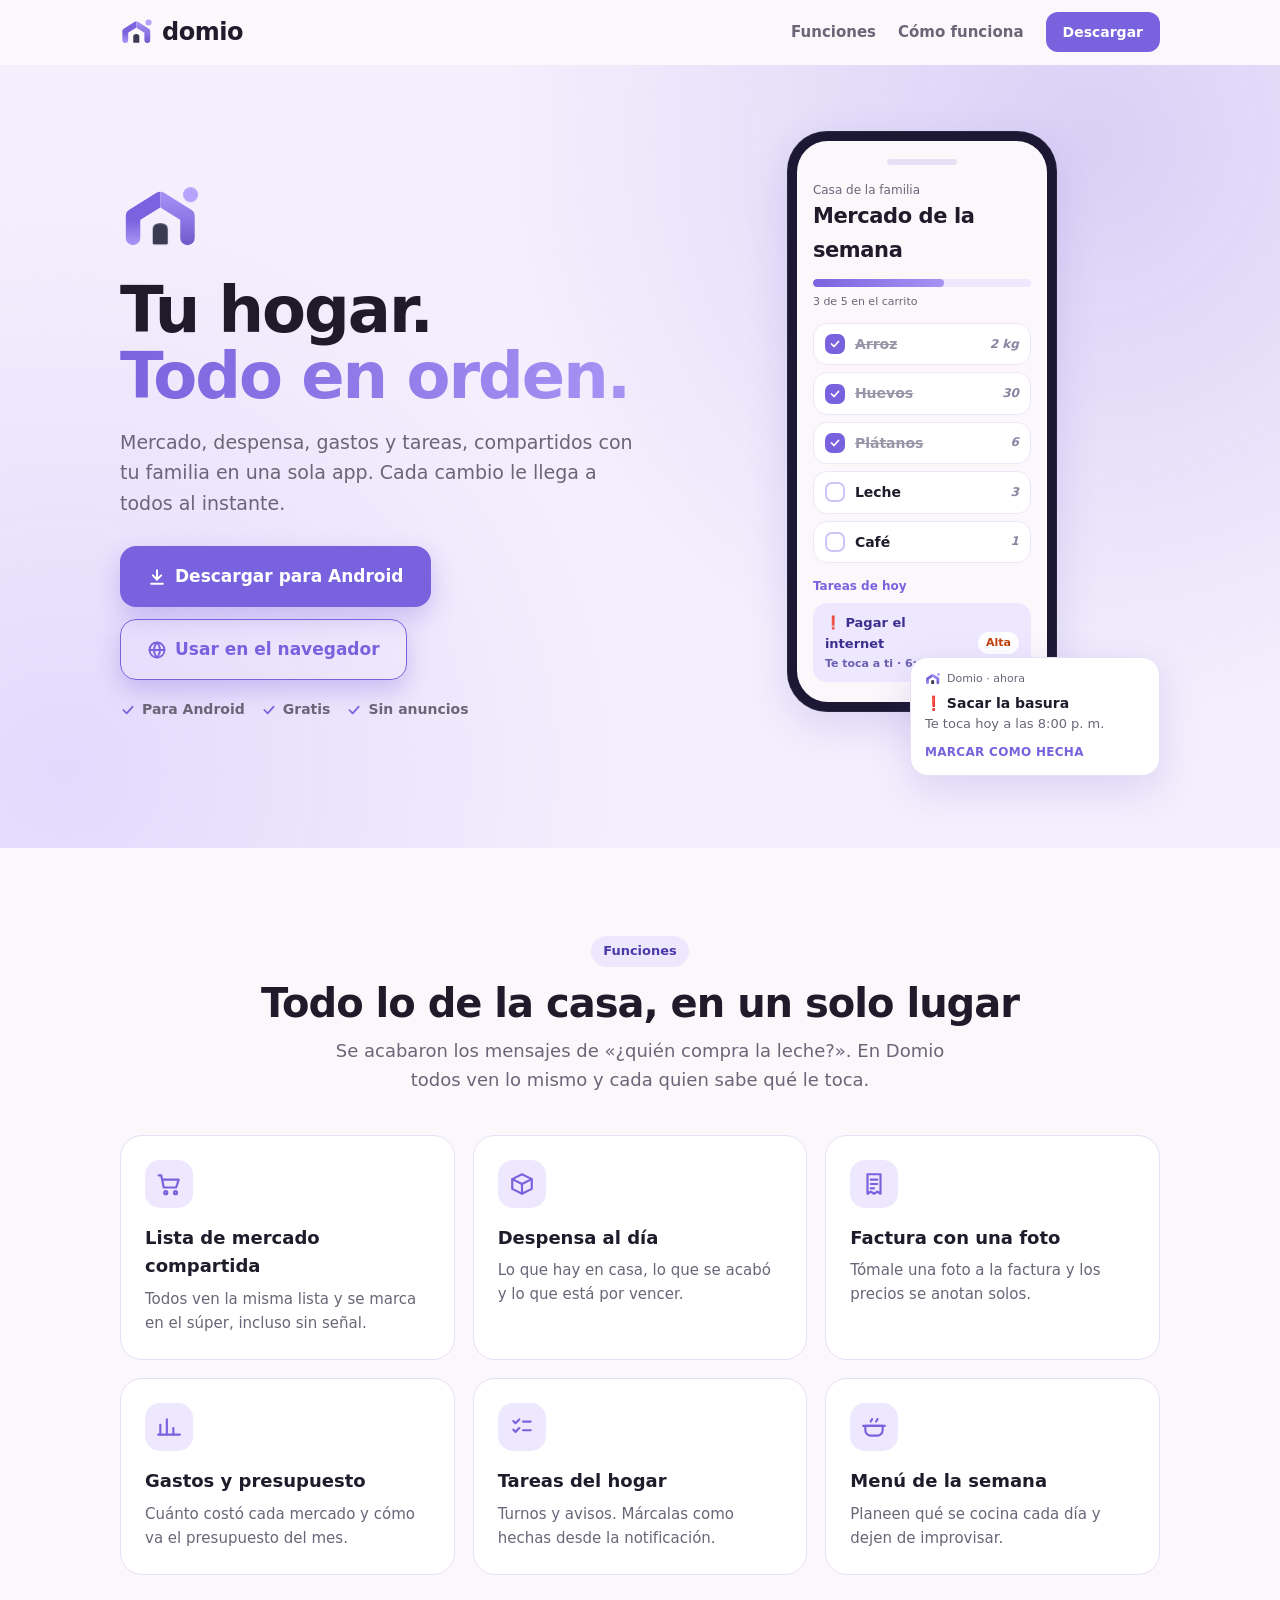
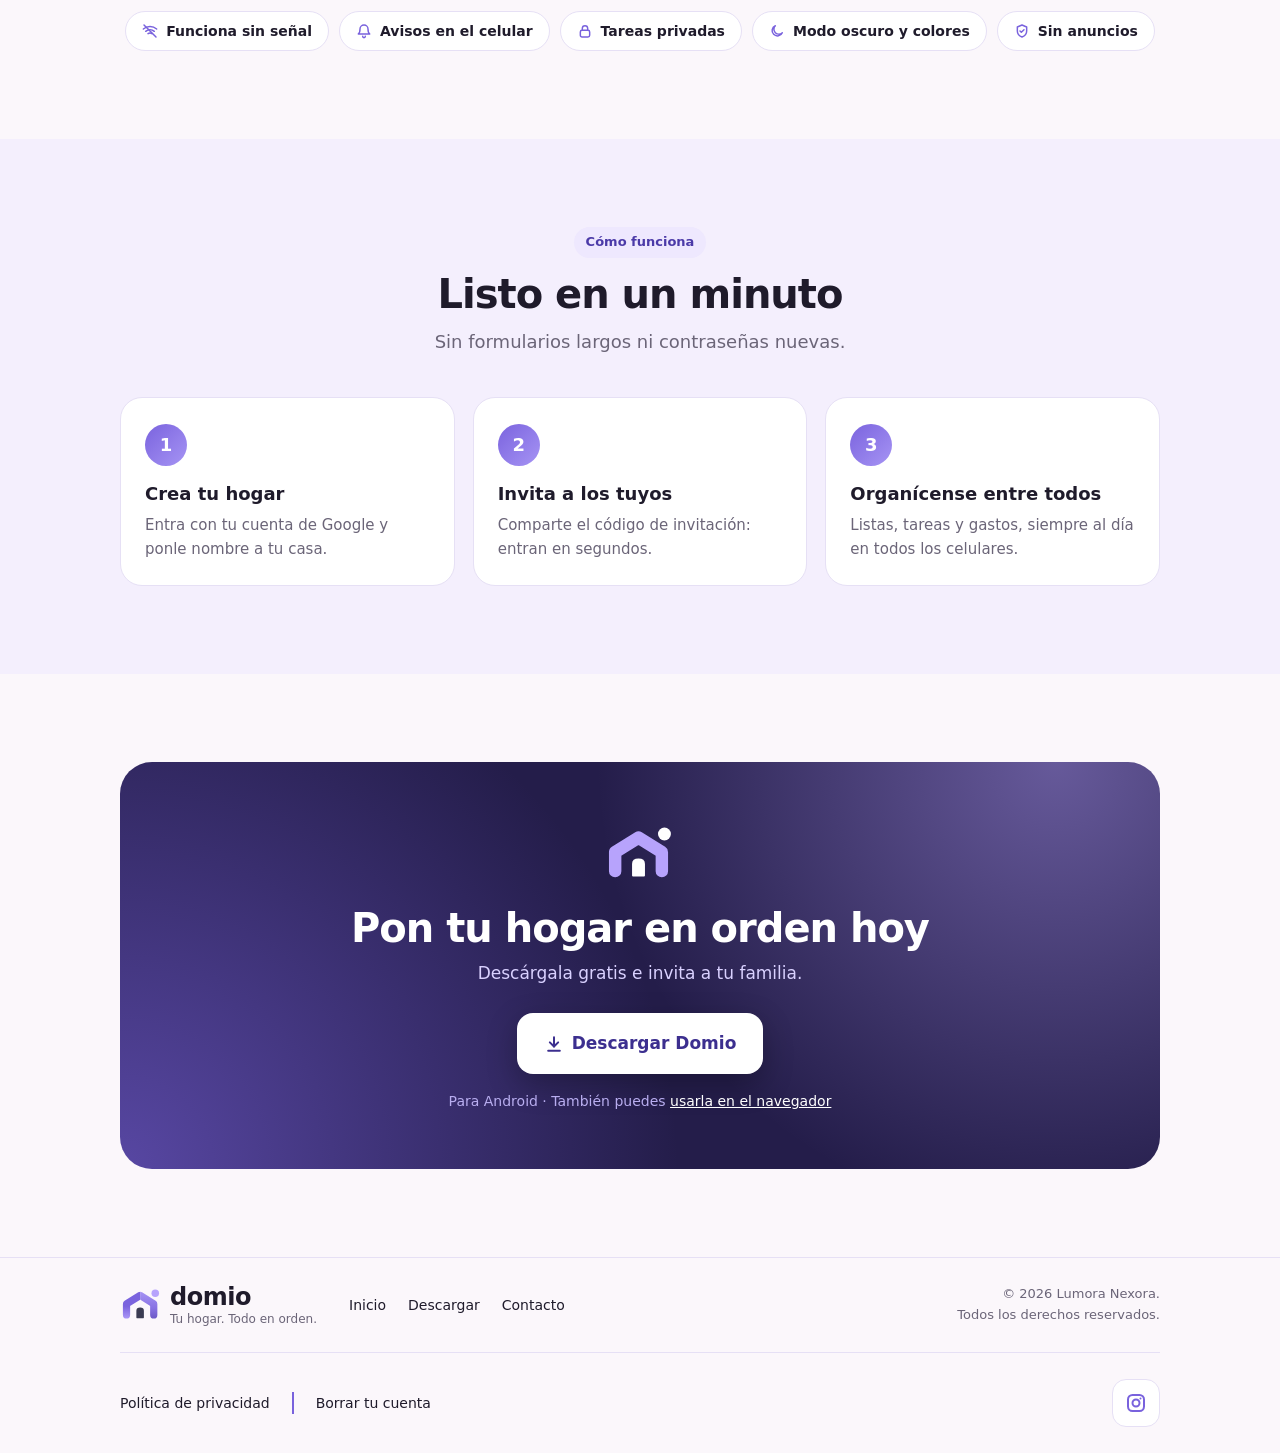
<file: index.html>
<!doctype html>
<html lang="es">
  <head>
    <meta charset="utf-8" />
    <meta name="viewport" content="width=device-width, initial-scale=1" />
    <title>Domio · Tu hogar. Todo en orden.</title>
    <meta
      name="description"
      content="Domio: lista de mercado compartida, despensa, gastos y tareas del hogar, en una sola app para toda la familia."
    />
    <meta name="theme-color" content="#7962dd" />
    <meta property="og:title" content="Domio · Tu hogar. Todo en orden." />
    <meta
      property="og:description"
      content="Mercado, despensa, gastos y tareas, compartidos con tu familia en una sola app."
    />
    <link rel="icon" href="/logo.svg" type="image/svg+xml" />
    <link rel="stylesheet" href="/estilo.css" />
    <style>
      /* ---------- Portada ---------- */
      .hero {
        position: relative;
        overflow: hidden;
        background:
          radial-gradient(circle at 85% 10%, color-mix(in srgb, var(--primary) 22%, transparent), transparent 45%),
          radial-gradient(circle at 5% 90%, color-mix(in srgb, #b7a3fc 28%, transparent), transparent 40%),
          var(--tint);
      }
      .hero .wrap {
        display: grid;
        grid-template-columns: minmax(0, 1.1fr) minmax(0, 1fr);
        align-items: center;
        gap: 40px;
        padding-top: 56px;
        padding-bottom: 72px;
      }
      .mark {
        width: 84px;
        height: 84px;
        margin-bottom: 18px;
      }
      .mark .half {
        stroke-dasharray: 380;
        stroke-dashoffset: 380;
        animation: draw 0.9s cubic-bezier(0.65, 0, 0.35, 1) forwards;
      }
      .mark .half.right {
        animation-delay: 0.15s;
      }
      .mark .door {
        fill: #3a3b52;
        opacity: 0;
        animation: fade 0.4s ease 0.85s forwards;
      }
      .mark .dot {
        transform-origin: 721px 351px;
        transform: scale(0);
        animation: pop 0.45s cubic-bezier(0.34, 1.56, 0.64, 1) 1.05s forwards;
      }
      @keyframes draw {
        to {
          stroke-dashoffset: 0;
        }
      }
      @keyframes fade {
        to {
          opacity: 1;
        }
      }
      @keyframes pop {
        to {
          transform: scale(1);
        }
      }
      .hero h1 {
        font-size: clamp(40px, 6vw, 64px);
        line-height: 1.02;
        letter-spacing: -2px;
        font-weight: 800;
        margin: 0 0 18px;
      }
      .hero h1 span {
        background: linear-gradient(100deg, #7a63de, #a694f4);
        -webkit-background-clip: text;
        background-clip: text;
        color: transparent;
      }
      .lead {
        font-size: 19px;
        color: var(--muted);
        max-width: 30em;
        margin: 0 0 28px;
      }
      .actions {
        display: flex;
        flex-wrap: wrap;
        gap: 12px;
      }
      .fine {
        display: flex;
        flex-wrap: wrap;
        gap: 6px 16px;
        margin: 18px 0 0;
        padding: 0;
        list-style: none;
        color: var(--muted);
        font-size: 14px;
        font-weight: 600;
      }
      .fine li {
        display: flex;
        align-items: center;
        gap: 6px;
      }
      .fine svg {
        width: 16px;
        height: 16px;
        color: var(--primary);
      }

      /* El teléfono dibujado */
      .stage {
        position: relative;
        display: flex;
        justify-content: center;
        padding: 10px 0 64px;
      }
      .phone {
        width: 270px;
        border-radius: 40px;
        padding: 10px;
        background: #1c1733;
        box-shadow: var(--shadow), 0 0 0 1px rgba(255, 255, 255, 0.06) inset;
        animation: float 6s ease-in-out infinite;
      }
      .screen {
        border-radius: 31px;
        background: #fbf7fb;
        color: #1f1b2b;
        padding: 18px 16px 20px;
        min-height: 470px;
      }
      .screen .notch {
        width: 70px;
        height: 6px;
        border-radius: 6px;
        background: #e6e0f5;
        margin: 0 auto 16px;
      }
      .screen .hello {
        font-size: 12px;
        color: #6b6578;
        margin: 0;
      }
      .screen .title {
        font-size: 21px;
        font-weight: 800;
        margin: 0 0 12px;
        letter-spacing: -0.4px;
      }
      .progress {
        height: 8px;
        border-radius: 8px;
        background: #eee8fe;
        overflow: hidden;
        margin-bottom: 6px;
      }
      .progress i {
        display: block;
        height: 100%;
        width: 40%;
        border-radius: 8px;
        background: linear-gradient(90deg, #7a63de, #a694f4);
        animation: fill 2.4s ease 1.2s forwards;
      }
      @keyframes fill {
        to {
          width: 60%;
        }
      }
      .progress-label {
        font-size: 11px;
        color: #6b6578;
        margin: 0 0 12px;
      }
      .row {
        display: flex;
        align-items: center;
        gap: 10px;
        background: #fff;
        border: 1px solid #ede8f7;
        border-radius: 14px;
        padding: 9px 11px;
        margin-bottom: 7px;
        font-size: 14px;
        font-weight: 600;
      }
      .row .check {
        flex: none;
        width: 20px;
        height: 20px;
        border-radius: 7px;
        border: 2px solid #cfc4f5;
        display: grid;
        place-items: center;
      }
      .row.done {
        color: #9a94a8;
      }
      .row.done span {
        text-decoration: line-through;
      }
      .row.done .check {
        background: #7962dd;
        border-color: #7962dd;
      }
      .row .check svg {
        width: 12px;
        height: 12px;
        color: #fff;
      }
      .row .qty {
        margin-left: auto;
        font-size: 12px;
        color: #8a84a0;
        font-weight: 600;
      }
      .screen .section {
        font-size: 12px;
        font-weight: 700;
        color: #7962dd;
        margin: 14px 0 7px;
      }
      .task {
        display: flex;
        align-items: center;
        gap: 10px;
        border-radius: 14px;
        padding: 10px 12px;
        background: #eee8fe;
        font-size: 13px;
        font-weight: 700;
        color: #3c2f8f;
      }
      .task small {
        display: block;
        font-weight: 600;
        color: #6b5fb0;
        font-size: 11px;
      }
      .task .tag {
        margin-left: auto;
        font-size: 11px;
        background: #fff;
        color: #c2410c;
        border-radius: 999px;
        padding: 2px 8px;
      }
      /* El aviso que flota al lado del teléfono */
      .notif {
        position: absolute;
        right: max(0px, calc(50% - 270px));
        bottom: 0;
        width: 250px;
        background: var(--surface);
        color: var(--text);
        border: 1px solid var(--border);
        border-radius: 18px;
        padding: 12px 14px;
        box-shadow: var(--shadow);
        opacity: 0;
        transform: translateY(16px) scale(0.96);
        animation: arrive 0.6s cubic-bezier(0.34, 1.56, 0.64, 1) 1.6s forwards;
      }
      .notif-head {
        display: flex;
        align-items: center;
        gap: 6px;
        font-size: 11px;
        color: var(--muted);
        margin-bottom: 4px;
      }
      .notif-head img {
        width: 16px;
        height: 16px;
      }
      .notif strong {
        display: block;
        font-size: 14px;
      }
      .notif p {
        margin: 0;
        font-size: 13px;
        color: var(--muted);
      }
      .notif .act {
        display: inline-block;
        margin-top: 8px;
        font-size: 12px;
        font-weight: 800;
        color: var(--primary);
        letter-spacing: 0.3px;
      }
      @keyframes arrive {
        to {
          opacity: 1;
          transform: none;
        }
      }
      @keyframes float {
        0%,
        100% {
          transform: translateY(0);
        }
        50% {
          transform: translateY(-10px);
        }
      }

      /* ---------- Secciones ---------- */
      .block {
        padding: 88px 0;
      }
      .eyebrow {
        display: inline-block;
        background: var(--soft);
        color: var(--soft-text);
        font-size: 13px;
        font-weight: 800;
        padding: 5px 12px;
        border-radius: 999px;
        margin-bottom: 14px;
      }
      .block h2 {
        font-size: clamp(28px, 4vw, 40px);
        line-height: 1.1;
        letter-spacing: -1px;
        margin: 0 0 12px;
      }
      .block .intro {
        color: var(--muted);
        font-size: 18px;
        max-width: 34em;
        margin: 0 0 40px;
      }
      .center {
        text-align: center;
      }
      .center .intro {
        margin-left: auto;
        margin-right: auto;
      }
      .features {
        display: grid;
        grid-template-columns: repeat(3, minmax(0, 1fr));
        gap: 18px;
      }
      .feature {
        background: var(--surface);
        border: 1px solid var(--border);
        border-radius: 22px;
        padding: 24px;
        transition: transform 0.2s, box-shadow 0.2s, border-color 0.2s;
      }
      .feature:hover {
        transform: translateY(-4px);
        box-shadow: var(--shadow);
        border-color: color-mix(in srgb, var(--primary) 35%, var(--border));
      }
      .icon {
        width: 48px;
        height: 48px;
        border-radius: 15px;
        background: var(--soft);
        color: var(--primary);
        display: grid;
        place-items: center;
        margin-bottom: 16px;
      }
      .icon svg {
        width: 26px;
        height: 26px;
      }
      .feature h3 {
        font-size: 18px;
        margin: 0 0 6px;
      }
      .feature p {
        margin: 0;
        color: var(--muted);
        font-size: 15px;
      }
      .chips {
        display: flex;
        flex-wrap: wrap;
        justify-content: center;
        gap: 10px;
        margin: 36px 0 0;
        padding: 0;
        list-style: none;
      }
      .chips li {
        display: flex;
        align-items: center;
        gap: 8px;
        background: var(--surface);
        border: 1px solid var(--border);
        border-radius: 999px;
        padding: 8px 16px;
        font-size: 14px;
        font-weight: 600;
      }
      .chips svg {
        width: 16px;
        height: 16px;
        color: var(--primary);
      }

      .how {
        background: var(--tint);
      }
      .steps {
        display: grid;
        grid-template-columns: repeat(3, minmax(0, 1fr));
        gap: 18px;
        counter-reset: step;
        margin: 0;
        padding: 0;
        list-style: none;
      }
      .steps li {
        counter-increment: step;
        position: relative;
        background: var(--surface);
        border: 1px solid var(--border);
        border-radius: 22px;
        padding: 26px 24px 24px;
      }
      .steps li::before {
        content: counter(step);
        display: grid;
        place-items: center;
        width: 42px;
        height: 42px;
        border-radius: 50%;
        background: linear-gradient(135deg, #7a63de, #a694f4);
        color: #fff;
        font-weight: 800;
        font-size: 18px;
        margin-bottom: 14px;
      }
      .steps h3 {
        margin: 0 0 4px;
        font-size: 18px;
      }
      .steps p {
        margin: 0;
        color: var(--muted);
        font-size: 15px;
      }

      /* ---------- Cierre ---------- */
      .cta {
        position: relative;
        overflow: hidden;
        margin: 88px auto;
        max-width: 1040px;
        border-radius: 32px;
        padding: 56px 24px;
        text-align: center;
        color: #fff;
        background:
          radial-gradient(circle at 90% 0%, rgba(183, 163, 252, 0.45), transparent 45%),
          radial-gradient(circle at 0% 100%, rgba(122, 99, 222, 0.6), transparent 50%),
          var(--night);
      }
      .cta > svg {
        width: 72px;
        height: 72px;
        margin: 0 auto 16px;
      }
      .cta h2 {
        font-size: clamp(28px, 4vw, 40px);
        letter-spacing: -1px;
        line-height: 1.1;
        margin: 0 0 10px;
      }
      .cta p {
        color: #d9d1ff;
        margin: 0 0 26px;
        font-size: 17px;
      }
      .cta .button {
        background: #fff;
        color: #3c2f8f;
        box-shadow: 0 10px 30px rgba(0, 0, 0, 0.25);
      }
      .cta .button:hover {
        background: #f1ebfd;
      }
      .cta .small-print {
        font-size: 14px;
        color: #b9aef0;
        margin: 16px 0 0;
      }

      @media (max-width: 900px) {
        .hero .wrap {
          grid-template-columns: 1fr;
          gap: 24px;
          padding-top: 36px;
          padding-bottom: 48px;
        }
        .features {
          grid-template-columns: repeat(2, minmax(0, 1fr));
        }
      }
      @media (max-width: 640px) {
        .features,
        .steps {
          grid-template-columns: 1fr;
        }
        .block {
          padding: 64px 0;
        }
        .lead {
          font-size: 17px;
        }
        .actions .button {
          width: 100%;
        }
        .cta {
          margin: 64px 16px;
          border-radius: 26px;
          padding: 44px 20px;
        }
        .notif {
          right: 0;
          width: 230px;
        }
      }
      @media (prefers-reduced-motion: reduce) {
        .mark .half,
        .mark .door,
        .mark .dot,
        .notif,
        .phone,
        .progress i {
          animation: none;
          stroke-dashoffset: 0;
          opacity: 1;
          transform: none;
        }
      }
      @media (prefers-color-scheme: dark) {
        .mark .door {
          fill: #ece8ff;
        }
      }
    </style>
  </head>
  <body>
    <header class="topbar">
      <div class="wrap">
        <a class="brand" href="/"><img src="/logo.svg" alt="" />domio</a>
        <nav>
          <a href="#funciones">Funciones</a>
          <a href="#como-funciona">Cómo funciona</a>
          <a class="button small" href="/descargar/">Descargar</a>
        </nav>
      </div>
    </header>

    <main>
      <section class="hero">
        <div class="wrap">
          <div>
            <!-- El logo se dibuja solo, igual que al abrir la app. -->
            <svg class="mark" viewBox="234 222 580 580" aria-hidden="true">
              <defs>
                <linearGradient id="hl" x1="0" y1="320" x2="0" y2="700" gradientUnits="userSpaceOnUse">
                  <stop offset="0" stop-color="#7A63DE" />
                  <stop offset="0.55" stop-color="#7A63DE" />
                  <stop offset="1" stop-color="#AB97F7" />
                </linearGradient>
                <linearGradient id="hr" x1="0" y1="320" x2="0" y2="700" gradientUnits="userSpaceOnUse">
                  <stop offset="0" stop-color="#A694F4" />
                  <stop offset="0.62" stop-color="#8872E3" />
                  <stop offset="1" stop-color="#6C59C6" />
                </linearGradient>
                <clipPath id="hcl"><rect x="0" y="0" width="512" height="1024" /></clipPath>
                <clipPath id="hcr"><rect x="512" y="0" width="512" height="1024" /></clipPath>
              </defs>
              <g clip-path="url(#hcl)">
                <path class="half" d="M324 650 L324 497 L512 380" stroke="url(#hl)" stroke-width="100"
                  stroke-linecap="round" stroke-linejoin="round" fill="none" />
              </g>
              <g clip-path="url(#hcr)">
                <path class="half right" d="M700 650 L700 497 L512 380" stroke="url(#hr)" stroke-width="100"
                  stroke-linecap="round" stroke-linejoin="round" fill="none" />
              </g>
              <path class="door"
                d="M468 694 Q460 694 460 686 L460 592 Q460 548 512 548 Q564 548 564 592 L564 686 Q564 694 556 694 Z" />
              <circle class="dot" cx="721" cy="351" r="52" fill="#B7A3FC" />
            </svg>

            <h1>Tu hogar.<br /><span>Todo en orden.</span></h1>
            <p class="lead">
              Mercado, despensa, gastos y tareas, compartidos con tu familia en una sola app. Cada
              cambio le llega a todos al instante.
            </p>
            <div class="actions">
              <a class="button big" href="/descargar/">
                <svg viewBox="0 0 24 24" fill="none" stroke="currentColor" stroke-width="2.4"
                  stroke-linecap="round" stroke-linejoin="round" aria-hidden="true">
                  <path d="M12 4v11" /><path d="M7 10l5 5 5-5" /><path d="M5 20h14" />
                </svg>
                Descargar para Android
              </a>
              <a class="button big secondary" href="https://domio.expo.app">
                <svg viewBox="0 0 24 24" fill="none" stroke="currentColor" stroke-width="2.2"
                  stroke-linecap="round" stroke-linejoin="round" aria-hidden="true">
                  <circle cx="12" cy="12" r="9" /><path d="M3 12h18" />
                  <path d="M12 3c2.5 2.7 3.6 5.7 3.6 9s-1.1 6.3-3.6 9c-2.5-2.7-3.6-5.7-3.6-9S9.5 5.7 12 3z" />
                </svg>
                Usar en el navegador
              </a>
            </div>
            <ul class="fine">
              <li id="version">
                <svg viewBox="0 0 24 24" fill="none" stroke="currentColor" stroke-width="2.6"
                  stroke-linecap="round" stroke-linejoin="round" aria-hidden="true"><path d="M5 12l5 5 9-10" /></svg>
                <span>Para Android</span>
              </li>
              <li>
                <svg viewBox="0 0 24 24" fill="none" stroke="currentColor" stroke-width="2.6"
                  stroke-linecap="round" stroke-linejoin="round" aria-hidden="true"><path d="M5 12l5 5 9-10" /></svg>
                Gratis
              </li>
              <li>
                <svg viewBox="0 0 24 24" fill="none" stroke="currentColor" stroke-width="2.6"
                  stroke-linecap="round" stroke-linejoin="round" aria-hidden="true"><path d="M5 12l5 5 9-10" /></svg>
                Sin anuncios
              </li>
            </ul>
          </div>

          <div class="stage" aria-hidden="true">
            <div class="phone">
              <div class="screen">
                <div class="notch"></div>
                <p class="hello">Casa de la familia</p>
                <p class="title">Mercado de la semana</p>
                <div class="progress"><i></i></div>
                <p class="progress-label">3 de 5 en el carrito</p>
                <div class="row done">
                  <div class="check">
                    <svg viewBox="0 0 24 24" fill="none" stroke="currentColor" stroke-width="3.4"
                      stroke-linecap="round" stroke-linejoin="round"><path d="M5 12l5 5 9-10" /></svg>
                  </div>
                  <span>Arroz</span><em class="qty">2 kg</em>
                </div>
                <div class="row done">
                  <div class="check">
                    <svg viewBox="0 0 24 24" fill="none" stroke="currentColor" stroke-width="3.4"
                      stroke-linecap="round" stroke-linejoin="round"><path d="M5 12l5 5 9-10" /></svg>
                  </div>
                  <span>Huevos</span><em class="qty">30</em>
                </div>
                <div class="row done">
                  <div class="check">
                    <svg viewBox="0 0 24 24" fill="none" stroke="currentColor" stroke-width="3.4"
                      stroke-linecap="round" stroke-linejoin="round"><path d="M5 12l5 5 9-10" /></svg>
                  </div>
                  <span>Plátanos</span><em class="qty">6</em>
                </div>
                <div class="row"><div class="check"></div><span>Leche</span><em class="qty">3</em></div>
                <div class="row"><div class="check"></div><span>Café</span><em class="qty">1</em></div>
                <p class="section">Tareas de hoy</p>
                <div class="task">
                  <div>❗ Pagar el internet<small>Te toca a ti · 6:00 p. m.</small></div>
                  <span class="tag">Alta</span>
                </div>
              </div>
            </div>
            <div class="notif">
              <div class="notif-head"><img src="/logo.svg" alt="" />Domio · ahora</div>
              <strong>❗ Sacar la basura</strong>
              <p>Te toca hoy a las 8:00 p. m.</p>
              <span class="act">MARCAR COMO HECHA</span>
            </div>
          </div>
        </div>
      </section>

      <section class="block" id="funciones">
        <div class="wrap center">
          <span class="eyebrow">Funciones</span>
          <h2 class="reveal">Todo lo de la casa, en un solo lugar</h2>
          <p class="intro reveal">
            Se acabaron los mensajes de «¿quién compra la leche?». En Domio todos ven lo mismo y
            cada quien sabe qué le toca.
          </p>
          <div class="features" style="text-align: left">
            <article class="feature reveal">
              <div class="icon">
                <svg viewBox="0 0 24 24" fill="none" stroke="currentColor" stroke-width="2"
                  stroke-linecap="round" stroke-linejoin="round" aria-hidden="true">
                  <circle cx="9" cy="20" r="1.4" /><circle cx="18" cy="20" r="1.4" />
                  <path d="M2.5 4h2.3l2.4 11.2h11.4L21 8H6" />
                </svg>
              </div>
              <h3>Lista de mercado compartida</h3>
              <p>Todos ven la misma lista y se marca en el súper, incluso sin señal.</p>
            </article>
            <article class="feature reveal">
              <div class="icon">
                <svg viewBox="0 0 24 24" fill="none" stroke="currentColor" stroke-width="2"
                  stroke-linecap="round" stroke-linejoin="round" aria-hidden="true">
                  <path d="M3 7.5L12 3l9 4.5-9 4.5z" /><path d="M3 7.5v9L12 21l9-4.5v-9" /><path d="M12 12v9" />
                </svg>
              </div>
              <h3>Despensa al día</h3>
              <p>Lo que hay en casa, lo que se acabó y lo que está por vencer.</p>
            </article>
            <article class="feature reveal">
              <div class="icon">
                <svg viewBox="0 0 24 24" fill="none" stroke="currentColor" stroke-width="2"
                  stroke-linecap="round" stroke-linejoin="round" aria-hidden="true">
                  <path d="M6 3h12v18l-3-2-3 2-3-2-3 2z" /><path d="M9 8h6" /><path d="M9 12h6" /><path d="M9 16h3" />
                </svg>
              </div>
              <h3>Factura con una foto</h3>
              <p>Tómale una foto a la factura y los precios se anotan solos.</p>
            </article>
            <article class="feature reveal">
              <div class="icon">
                <svg viewBox="0 0 24 24" fill="none" stroke="currentColor" stroke-width="2"
                  stroke-linecap="round" stroke-linejoin="round" aria-hidden="true">
                  <path d="M4 19V10" /><path d="M10 19V5" /><path d="M16 19v-6" /><path d="M22 19H2" />
                </svg>
              </div>
              <h3>Gastos y presupuesto</h3>
              <p>Cuánto costó cada mercado y cómo va el presupuesto del mes.</p>
            </article>
            <article class="feature reveal">
              <div class="icon">
                <svg viewBox="0 0 24 24" fill="none" stroke="currentColor" stroke-width="2"
                  stroke-linecap="round" stroke-linejoin="round" aria-hidden="true">
                  <path d="M4 6.5l2 2 3.5-3.5" /><path d="M4 14.5l2 2 3.5-3.5" /><path d="M13 7h7" /><path d="M13 15h7" />
                </svg>
              </div>
              <h3>Tareas del hogar</h3>
              <p>Turnos y avisos. Márcalas como hechas desde la notificación.</p>
            </article>
            <article class="feature reveal">
              <div class="icon">
                <svg viewBox="0 0 24 24" fill="none" stroke="currentColor" stroke-width="2"
                  stroke-linecap="round" stroke-linejoin="round" aria-hidden="true">
                  <path d="M4 11h16v4a5 5 0 0 1-5 5H9a5 5 0 0 1-5-5z" /><path d="M2 11h20" />
                  <path d="M9 7c0-1.2 1.2-1.2 1.2-2.4" /><path d="M14 7c0-1.2 1.2-1.2 1.2-2.4" />
                </svg>
              </div>
              <h3>Menú de la semana</h3>
              <p>Planeen qué se cocina cada día y dejen de improvisar.</p>
            </article>
          </div>

          <ul class="chips reveal">
            <li>
              <svg viewBox="0 0 24 24" fill="none" stroke="currentColor" stroke-width="2.2"
                stroke-linecap="round" stroke-linejoin="round" aria-hidden="true">
                <path d="M2 9a15 15 0 0 1 20 0" /><path d="M5.5 12.5a10 10 0 0 1 13 0" /><path d="M9 16a5 5 0 0 1 6 0" />
                <path d="M3 3l18 18" />
              </svg>
              Funciona sin señal
            </li>
            <li>
              <svg viewBox="0 0 24 24" fill="none" stroke="currentColor" stroke-width="2.2"
                stroke-linecap="round" stroke-linejoin="round" aria-hidden="true">
                <path d="M6 9a6 6 0 0 1 12 0c0 6 2.5 7.5 2.5 7.5h-17S6 15 6 9" /><path d="M10 20a2 2 0 0 0 4 0" />
              </svg>
              Avisos en el celular
            </li>
            <li>
              <svg viewBox="0 0 24 24" fill="none" stroke="currentColor" stroke-width="2.2"
                stroke-linecap="round" stroke-linejoin="round" aria-hidden="true">
                <rect x="5" y="11" width="14" height="10" rx="2.5" /><path d="M8 11V8a4 4 0 0 1 8 0v3" />
              </svg>
              Tareas privadas
            </li>
            <li>
              <svg viewBox="0 0 24 24" fill="none" stroke="currentColor" stroke-width="2.2"
                stroke-linecap="round" stroke-linejoin="round" aria-hidden="true">
                <path d="M20 14.5A8 8 0 1 1 9.5 4a6.5 6.5 0 0 0 10.5 10.5z" />
              </svg>
              Modo oscuro y colores
            </li>
            <li>
              <svg viewBox="0 0 24 24" fill="none" stroke="currentColor" stroke-width="2.2"
                stroke-linecap="round" stroke-linejoin="round" aria-hidden="true">
                <path d="M12 3l7 3v6c0 4.4-3 7.6-7 9-4-1.4-7-4.6-7-9V6z" /><path d="M9 12l2 2 4-4" />
              </svg>
              Sin anuncios
            </li>
          </ul>
        </div>
      </section>

      <section class="block how" id="como-funciona">
        <div class="wrap center">
          <span class="eyebrow">Cómo funciona</span>
          <h2 class="reveal">Listo en un minuto</h2>
          <p class="intro reveal">Sin formularios largos ni contraseñas nuevas.</p>
          <ol class="steps" style="text-align: left">
            <li class="reveal">
              <h3>Crea tu hogar</h3>
              <p>Entra con tu cuenta de Google y ponle nombre a tu casa.</p>
            </li>
            <li class="reveal">
              <h3>Invita a los tuyos</h3>
              <p>Comparte el código de invitación: entran en segundos.</p>
            </li>
            <li class="reveal">
              <h3>Organícense entre todos</h3>
              <p>Listas, tareas y gastos, siempre al día en todos los celulares.</p>
            </li>
          </ol>
        </div>
      </section>

      <section class="cta reveal">
        <svg viewBox="234 222 580 580" aria-hidden="true">
          <path d="M324 650 L324 497 L512 380 L700 497 L700 650" stroke="#b7a3fc" stroke-width="100"
            stroke-linecap="round" stroke-linejoin="round" fill="none" />
          <path fill="#ffffff"
            d="M468 694 Q460 694 460 686 L460 592 Q460 548 512 548 Q564 548 564 592 L564 686 Q564 694 556 694 Z" />
          <circle cx="721" cy="351" r="52" fill="#ffffff" />
        </svg>
        <h2>Pon tu hogar en orden hoy</h2>
        <p>Descárgala gratis e invita a tu familia.</p>
        <a class="button big" href="/descargar/">
          <svg viewBox="0 0 24 24" fill="none" stroke="currentColor" stroke-width="2.4"
            stroke-linecap="round" stroke-linejoin="round" aria-hidden="true">
            <path d="M12 4v11" /><path d="M7 10l5 5 5-5" /><path d="M5 20h14" />
          </svg>
          Descargar Domio
        </a>
        <p class="small-print">Para Android · También puedes <a href="https://domio.expo.app" style="color: #fff">usarla en el navegador</a></p>
      </section>
    </main>

    <footer class="site-footer">
      <div class="wrap">
        <div class="foot-row">
          <div class="foot-main">
            <a class="brand" href="/">
              <img src="/logo.svg" alt="" />
              <span>domio<small>Tu hogar. Todo en orden.</small></span>
            </a>
            <nav>
              <a href="/">Inicio</a>
              <a href="/descargar/">Descargar</a>
              <a href="mailto:contacto@lumoranexora.com">Contacto</a>
            </nav>
          </div>
          <p class="rights">© 2026 Lumora Nexora.<br />Todos los derechos reservados.</p>
        </div>
        <div class="foot-row">
          <nav class="legal">
            <a href="/privacidad/">Política de privacidad</a>
            <a href="/borrar-cuenta/">Borrar tu cuenta</a>
          </nav>
          <div class="social">
            <a href="https://www.instagram.com/lumora.nexora/" target="_blank"
              rel="noopener noreferrer" aria-label="Instagram de Lumora Nexora">
              <svg viewBox="0 0 24 24" fill="none" stroke="currentColor" stroke-width="2"
                stroke-linecap="round" stroke-linejoin="round" aria-hidden="true">
                <rect x="4" y="4" width="16" height="16" rx="4.5" />
                <circle cx="12" cy="12" r="3.5" /><path d="M16.5 7.5h.01" />
              </svg>
            </a>
          </div>
        </div>
      </div>
    </footer>

    <script src="/web.js"></script>
    <script>
      // Muestra la versión de la última APK publicada (si GitHub responde).
      fetch("https://api.github.com/repos/jonnier197/jonnier197.github.io/releases/latest")
        .then((res) => (res.ok ? res.json() : null))
        .then((release) => {
          if (!release || !release.tag_name) return;
          const version = String(release.tag_name).replace(/^v/, "");
          document.querySelector("#version span").textContent = "Versión " + version + " · Android";
        })
        .catch(() => {});
    </script>
  </body>
</html>
</file>
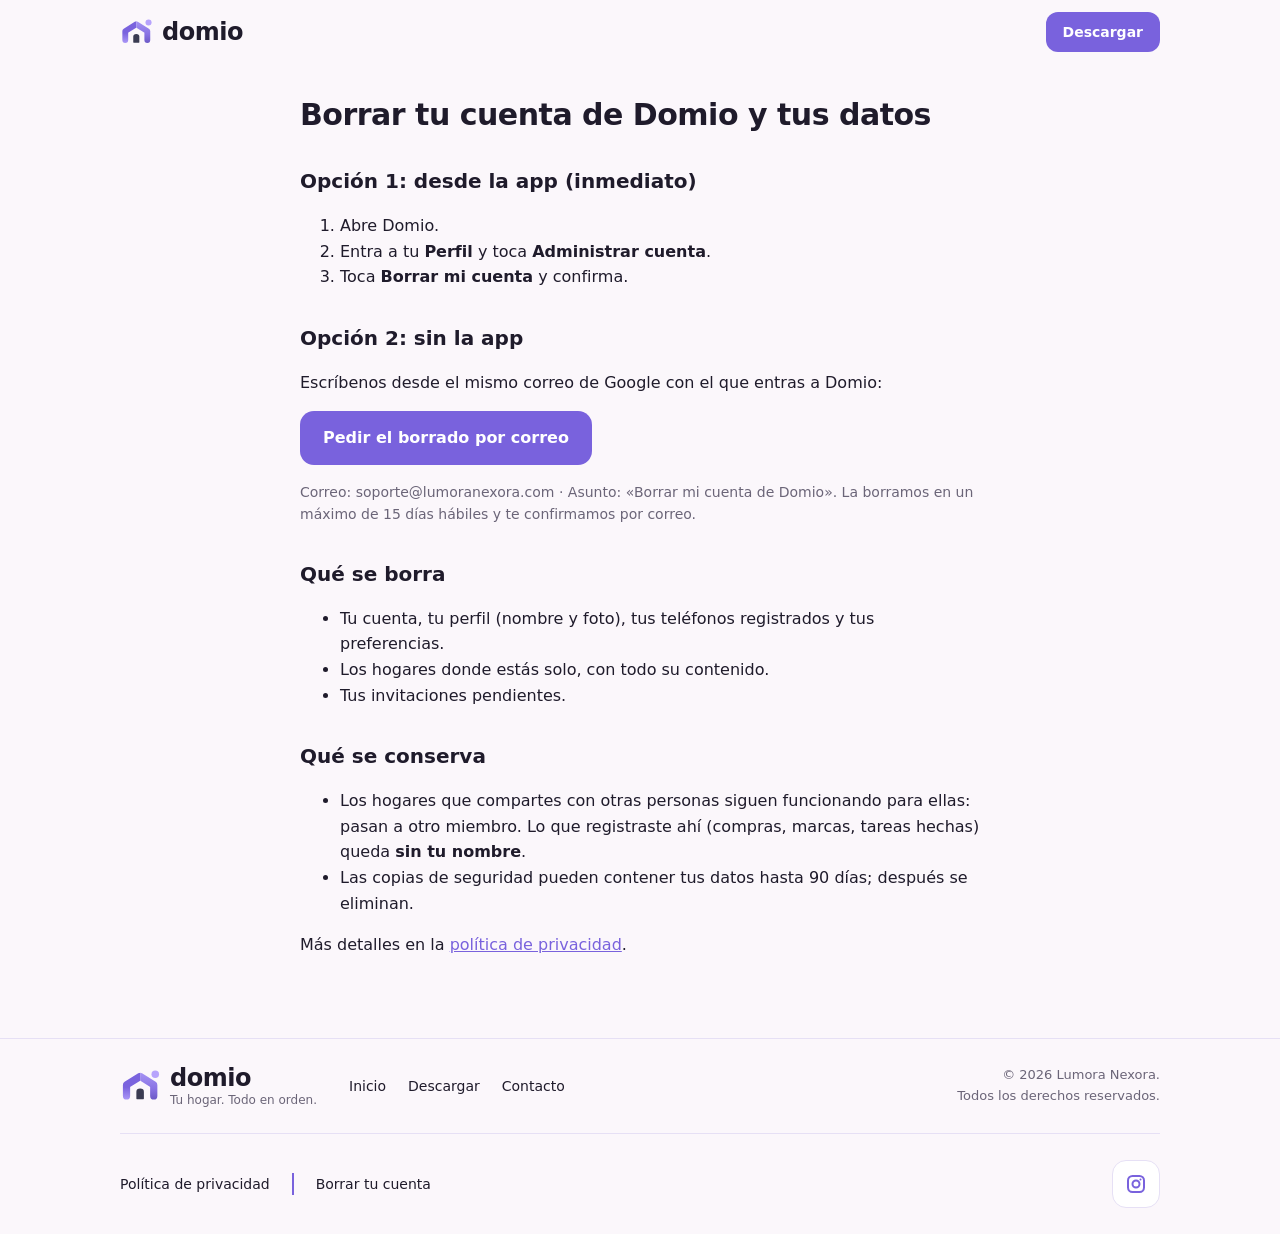
<file: borrar-cuenta/index.html>
<!doctype html>
<html lang="es">
  <head>
    <meta charset="utf-8" />
    <meta name="viewport" content="width=device-width, initial-scale=1" />
    <title>Borrar tu cuenta · Domio</title>
    <link rel="icon" href="/logo.svg" type="image/svg+xml" />
    <link rel="stylesheet" href="/estilo.css" />
  </head>
  <body>
    <header class="topbar">
      <div class="wrap">
        <a class="brand" href="/"><img src="/logo.svg" alt="" />domio</a>
        <nav><a class="button small" href="/descargar/">Descargar</a></nav>
      </div>
    </header>

    <main class="doc">
      <h1>Borrar tu cuenta de Domio y tus datos</h1>

      <h2>Opción 1: desde la app (inmediato)</h2>
      <ol>
        <li>Abre Domio.</li>
        <li>Entra a tu <strong>Perfil</strong> y toca <strong>Administrar cuenta</strong>.</li>
        <li>Toca <strong>Borrar mi cuenta</strong> y confirma.</li>
      </ol>

      <h2>Opción 2: sin la app</h2>
      <p>Escríbenos desde el mismo correo de Google con el que entras a Domio:</p>
      <p>
        <a
          class="button"
          href="mailto:soporte@lumoranexora.com?subject=Borrar%20mi%20cuenta%20de%20Domio&body=Quiero%20borrar%20mi%20cuenta%20de%20Domio%20y%20todos%20mis%20datos."
          >Pedir el borrado por correo</a
        >
      </p>
      <p class="muted">
        Correo: soporte@lumoranexora.com · Asunto: «Borrar mi cuenta de Domio». La borramos en
        un máximo de 15 días hábiles y te confirmamos por correo.
      </p>

      <h2>Qué se borra</h2>
      <ul>
        <li>Tu cuenta, tu perfil (nombre y foto), tus teléfonos registrados y tus preferencias.</li>
        <li>Los hogares donde estás solo, con todo su contenido.</li>
        <li>Tus invitaciones pendientes.</li>
      </ul>

      <h2>Qué se conserva</h2>
      <ul>
        <li>
          Los hogares que compartes con otras personas siguen funcionando para ellas: pasan a otro
          miembro. Lo que registraste ahí (compras, marcas, tareas hechas) queda
          <strong>sin tu nombre</strong>.
        </li>
        <li>
          Las copias de seguridad pueden contener tus datos hasta 90 días; después se eliminan.
        </li>
      </ul>

      <p>
        Más detalles en la <a href="/privacidad/">política de privacidad</a>.
      </p>

    </main>

    <footer class="site-footer">
      <div class="wrap">
        <div class="foot-row">
          <div class="foot-main">
            <a class="brand" href="/">
              <img src="/logo.svg" alt="" />
              <span>domio<small>Tu hogar. Todo en orden.</small></span>
            </a>
            <nav>
              <a href="/">Inicio</a>
              <a href="/descargar/">Descargar</a>
              <a href="mailto:contacto@lumoranexora.com">Contacto</a>
            </nav>
          </div>
          <p class="rights">© 2026 Lumora Nexora.<br />Todos los derechos reservados.</p>
        </div>
        <div class="foot-row">
          <nav class="legal">
            <a href="/privacidad/">Política de privacidad</a>
            <a href="/borrar-cuenta/">Borrar tu cuenta</a>
          </nav>
          <div class="social">
            <a href="https://www.instagram.com/lumora.nexora/" target="_blank"
              rel="noopener noreferrer" aria-label="Instagram de Lumora Nexora">
              <svg viewBox="0 0 24 24" fill="none" stroke="currentColor" stroke-width="2"
                stroke-linecap="round" stroke-linejoin="round" aria-hidden="true">
                <rect x="4" y="4" width="16" height="16" rx="4.5" />
                <circle cx="12" cy="12" r="3.5" /><path d="M16.5 7.5h.01" />
              </svg>
            </a>
          </div>
        </div>
      </div>
    </footer>
    <script src="/web.js"></script>
  </body>
</html>
</file>
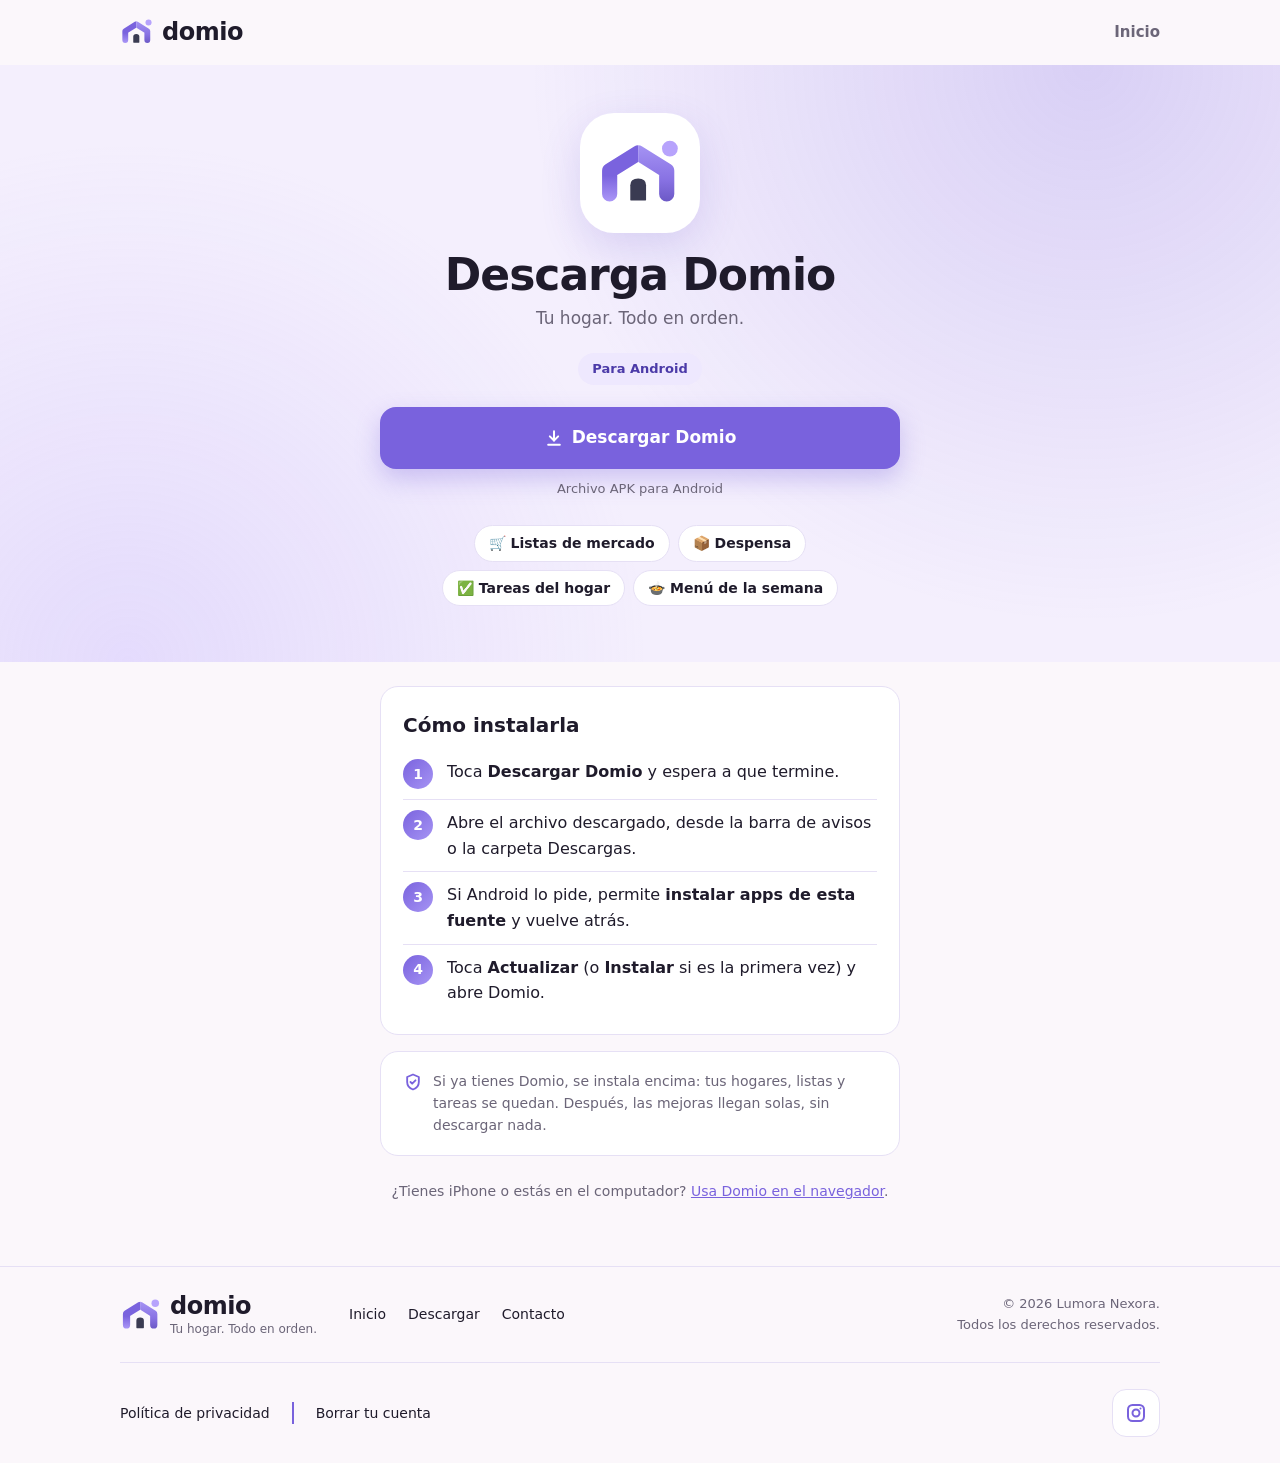
<file: descargar/index.html>
<!doctype html>
<html lang="es">
  <head>
    <meta charset="utf-8" />
    <meta name="viewport" content="width=device-width, initial-scale=1" />
    <meta name="robots" content="noindex" />
    <meta name="theme-color" content="#7962dd" />
    <title>Descargar Domio</title>
    <link rel="icon" href="/logo.svg" type="image/svg+xml" />
    <link rel="stylesheet" href="/estilo.css" />
    <style>
      .hero {
        text-align: center;
        padding: 48px 0 56px;
        background:
          radial-gradient(circle at 85% 0%, color-mix(in srgb, var(--primary) 22%, transparent), transparent 45%),
          radial-gradient(circle at 10% 100%, color-mix(in srgb, #b7a3fc 26%, transparent), transparent 40%),
          var(--tint);
      }
      .hero .wrap {
        max-width: 560px;
      }
      .app-icon {
        width: 120px;
        height: 120px;
        margin: 0 auto 18px;
        border-radius: 34px;
        background: var(--surface);
        display: grid;
        place-items: center;
        box-shadow: var(--shadow);
        animation: float 6s ease-in-out infinite;
      }
      .app-icon img {
        width: 88px;
        height: 88px;
      }
      @keyframes float {
        0%,
        100% {
          transform: translateY(0);
        }
        50% {
          transform: translateY(-8px);
        }
      }
      .hero h1 {
        font-size: clamp(32px, 6vw, 44px);
        letter-spacing: -1px;
        line-height: 1.1;
        margin: 0;
      }
      .slogan {
        color: var(--muted);
        margin: 6px 0 20px;
        font-size: 17px;
      }
      .badge {
        display: inline-flex;
        align-items: center;
        gap: 6px;
        background: var(--soft);
        color: var(--soft-text);
        font-size: 13px;
        font-weight: 800;
        padding: 6px 14px;
        border-radius: 999px;
        margin-bottom: 22px;
      }
      .hero .button {
        width: 100%;
      }
      .size {
        color: var(--muted);
        font-size: 13px;
        margin: 10px 0 0;
      }
      .features {
        display: flex;
        flex-wrap: wrap;
        justify-content: center;
        gap: 8px;
        margin: 26px 0 0;
        padding: 0;
        list-style: none;
      }
      .features li {
        background: var(--surface);
        border: 1px solid var(--border);
        border-radius: 999px;
        padding: 6px 14px;
        font-size: 14px;
        font-weight: 600;
      }
      main.doc {
        max-width: 560px;
        padding-top: 8px;
      }
      .steps {
        list-style: none;
        padding: 0;
        margin: 0;
        counter-reset: step;
      }
      .steps li {
        counter-increment: step;
        display: flex;
        gap: 14px;
        align-items: flex-start;
        padding: 10px 0;
      }
      .steps li + li {
        border-top: 1px solid var(--border);
      }
      .steps li::before {
        content: counter(step);
        flex: 0 0 30px;
        height: 30px;
        border-radius: 50%;
        background: linear-gradient(135deg, #7a63de, #a694f4);
        color: #fff;
        font-weight: 800;
        font-size: 14px;
        display: grid;
        place-items: center;
      }
      .note {
        display: flex;
        gap: 10px;
        align-items: flex-start;
        color: var(--muted);
        font-size: 14px;
        margin: 0;
      }
      .note svg {
        flex: 0 0 20px;
        width: 20px;
        height: 20px;
        color: var(--primary);
        margin-top: 2px;
      }
      .other {
        text-align: center;
        color: var(--muted);
        font-size: 14px;
        margin: 24px 0 0;
      }
      @media (prefers-reduced-motion: reduce) {
        .app-icon {
          animation: none;
        }
      }
    </style>
  </head>
  <body>
    <header class="topbar">
      <div class="wrap">
        <a class="brand" href="/"><img src="/logo.svg" alt="" />domio</a>
        <nav><a href="/">Inicio</a></nav>
      </div>
    </header>

    <section class="hero">
      <div class="wrap">
        <div class="app-icon" aria-hidden="true"><img src="/logo.svg" alt="" /></div>
        <h1>Descarga Domio</h1>
        <p class="slogan">Tu hogar. Todo en orden.</p>

        <span class="badge" id="version">Para Android</span>

        <a class="button big"
          href="/descargar/domio.apk">
          <svg viewBox="0 0 24 24" fill="none" stroke="currentColor" stroke-width="2.4"
            stroke-linecap="round" stroke-linejoin="round" aria-hidden="true">
            <path d="M12 4v11" /><path d="M7 10l5 5 5-5" /><path d="M5 20h14" />
          </svg>
          Descargar Domio
        </a>
        <p class="size" id="size">Archivo APK para Android</p>

        <ul class="features">
          <li>🛒 Listas de mercado</li>
          <li>📦 Despensa</li>
          <li>✅ Tareas del hogar</li>
          <li>🍲 Menú de la semana</li>
        </ul>
      </div>
    </section>

    <main class="doc">
      <div class="card">
        <h2 style="margin-top: 4px">Cómo instalarla</h2>
        <ol class="steps">
          <li><span>Toca <strong>Descargar Domio</strong> y espera a que termine.</span></li>
          <li><span>Abre el archivo descargado, desde la barra de avisos o la carpeta Descargas.</span></li>
          <li>
            <span>Si Android lo pide, permite <strong>instalar apps de esta fuente</strong> y
              vuelve atrás.</span>
          </li>
          <li>
            <span>Toca <strong>Actualizar</strong> (o <strong>Instalar</strong> si es la primera
              vez) y abre Domio.</span>
          </li>
        </ol>
      </div>

      <div class="card">
        <p class="note">
          <svg viewBox="0 0 24 24" fill="none" stroke="currentColor" stroke-width="2.2"
            stroke-linecap="round" stroke-linejoin="round" aria-hidden="true">
            <path d="M12 3l7 3v6c0 4.4-3 7.6-7 9-4-1.4-7-4.6-7-9V6z" /><path d="M9 12l2 2 4-4" />
          </svg>
          <span>Si ya tienes Domio, se instala encima: tus hogares, listas y tareas se quedan.
            Después, las mejoras llegan solas, sin descargar nada.</span>
        </p>
      </div>

      <p class="other">
        ¿Tienes iPhone o estás en el computador?
        <a href="https://domio.expo.app">Usa Domio en el navegador</a>.
      </p>
    </main>

    <footer class="site-footer">
      <div class="wrap">
        <div class="foot-row">
          <div class="foot-main">
            <a class="brand" href="/">
              <img src="/logo.svg" alt="" />
              <span>domio<small>Tu hogar. Todo en orden.</small></span>
            </a>
            <nav>
              <a href="/">Inicio</a>
              <a href="/descargar/">Descargar</a>
              <a href="mailto:contacto@lumoranexora.com">Contacto</a>
            </nav>
          </div>
          <p class="rights">© 2026 Lumora Nexora.<br />Todos los derechos reservados.</p>
        </div>
        <div class="foot-row">
          <nav class="legal">
            <a href="/privacidad/">Política de privacidad</a>
            <a href="/borrar-cuenta/">Borrar tu cuenta</a>
          </nav>
          <div class="social">
            <a href="https://www.instagram.com/lumora.nexora/" target="_blank"
              rel="noopener noreferrer" aria-label="Instagram de Lumora Nexora">
              <svg viewBox="0 0 24 24" fill="none" stroke="currentColor" stroke-width="2"
                stroke-linecap="round" stroke-linejoin="round" aria-hidden="true">
                <rect x="4" y="4" width="16" height="16" rx="4.5" />
                <circle cx="12" cy="12" r="3.5" /><path d="M16.5 7.5h.01" />
              </svg>
            </a>
          </div>
        </div>
      </div>
    </footer>

    <script src="/web.js"></script>
    <script>
      // Muestra la versión y el tamaño de la última APK publicada (si GitHub responde).
      fetch("https://api.github.com/repos/jonnier197/jonnier197.github.io/releases/latest")
        .then((res) => (res.ok ? res.json() : null))
        .then((release) => {
          if (!release || !release.tag_name) return;
          const version = String(release.tag_name).replace(/^v/, "");
          document.getElementById("version").textContent = "Versión " + version + " · Android";
          const apk = (release.assets || []).find((a) => a.name === "domio.apk");
          if (apk && apk.size) {
            const mb = Math.round(apk.size / 1048576);
            document.getElementById("size").textContent = "Archivo APK · " + mb + " MB";
          }
        })
        .catch(() => {});
    </script>
  </body>
</html>
</file>
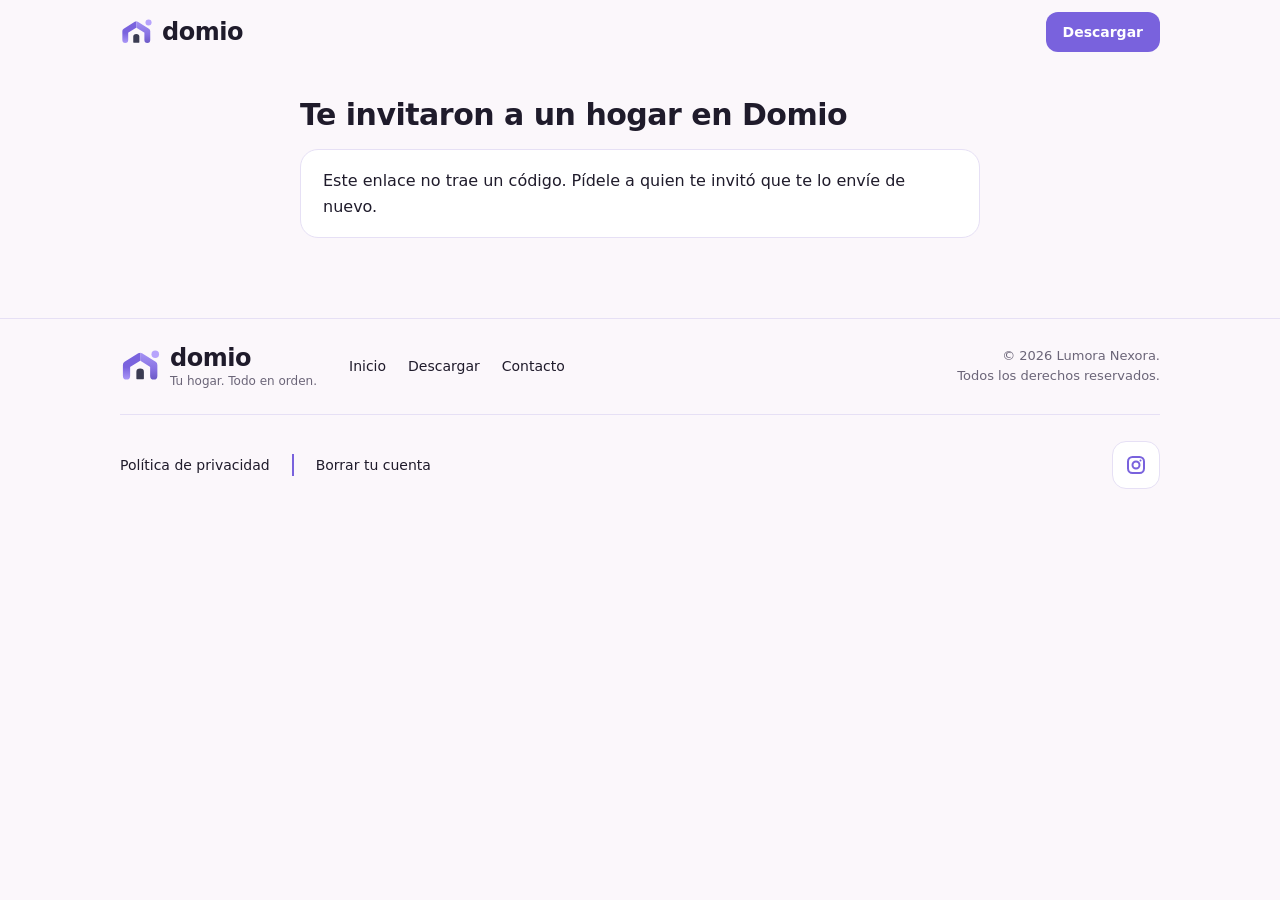
<file: invitar/index.html>
<!doctype html>
<html lang="es">
  <head>
    <meta charset="utf-8" />
    <meta name="viewport" content="width=device-width, initial-scale=1" />
    <meta name="robots" content="noindex" />
    <title>Te invitaron a un hogar · Domio</title>
    <link rel="icon" href="/logo.svg" type="image/svg+xml" />
    <link rel="stylesheet" href="/estilo.css" />
  </head>
  <body>
    <header class="topbar">
      <div class="wrap">
        <a class="brand" href="/"><img src="/logo.svg" alt="" />domio</a>
        <nav><a class="button small" href="/descargar/">Descargar</a></nav>
      </div>
    </header>

    <main class="doc">
      <h1>Te invitaron a un hogar en Domio</h1>

      <div class="card" id="with-code" hidden>
        <p class="muted">Tu código de invitación</p>
        <p class="code" id="code"></p>
        <p>
          <a class="button" id="open">Abrir en Domio</a>
          <a class="button secondary" href="/descargar/">Descargar Domio</a>
        </p>
        <p class="muted">
          Si la app no se abre sola: instálala, entra con tu cuenta de Google, toca
          <strong>Unirme con un código</strong> y escribe el código de arriba.
        </p>
      </div>

      <div class="card" id="without-code" hidden>
        <p>Este enlace no trae un código. Pídele a quien te invitó que te lo envíe de nuevo.</p>
      </div>

    </main>

    <footer class="site-footer">
      <div class="wrap">
        <div class="foot-row">
          <div class="foot-main">
            <a class="brand" href="/">
              <img src="/logo.svg" alt="" />
              <span>domio<small>Tu hogar. Todo en orden.</small></span>
            </a>
            <nav>
              <a href="/">Inicio</a>
              <a href="/descargar/">Descargar</a>
              <a href="mailto:contacto@lumoranexora.com">Contacto</a>
            </nav>
          </div>
          <p class="rights">© 2026 Lumora Nexora.<br />Todos los derechos reservados.</p>
        </div>
        <div class="foot-row">
          <nav class="legal">
            <a href="/privacidad/">Política de privacidad</a>
            <a href="/borrar-cuenta/">Borrar tu cuenta</a>
          </nav>
          <div class="social">
            <a href="https://www.instagram.com/lumora.nexora/" target="_blank"
              rel="noopener noreferrer" aria-label="Instagram de Lumora Nexora">
              <svg viewBox="0 0 24 24" fill="none" stroke="currentColor" stroke-width="2"
                stroke-linecap="round" stroke-linejoin="round" aria-hidden="true">
                <rect x="4" y="4" width="16" height="16" rx="4.5" />
                <circle cx="12" cy="12" r="3.5" /><path d="M16.5 7.5h.01" />
              </svg>
            </a>
          </div>
        </div>
      </div>
    </footer>
    <script src="/web.js"></script>

    <script>
      // El código solo puede tener letras de la A a la F y números (12 caracteres).
      const raw = new URLSearchParams(location.search).get("code") || "";
      const code = raw.toUpperCase().replace(/[^A-F0-9]/g, "").slice(0, 12);

      if (code.length === 12) {
        document.getElementById("code").textContent = code.replace(/(.{4})(?=.)/g, "$1-");
        // En Android, intent:// abre la app instalada; si no está, lleva a la página de descarga.
        // (Cuando Domio esté en Google Play, aquí y en el botón va el enlace de la tienda.)
        const store = "https://domio.lumoranexora.com/descargar/";
        document.getElementById("open").href =
          "intent://join?code=" + code +
          "#Intent;scheme=hogarapp;package=com.jonnier197.hogar;S.browser_fallback_url=" +
          encodeURIComponent(store) + ";end";
        document.getElementById("with-code").hidden = false;
      } else {
        document.getElementById("without-code").hidden = false;
      }
    </script>
  </body>
</html>
</file>
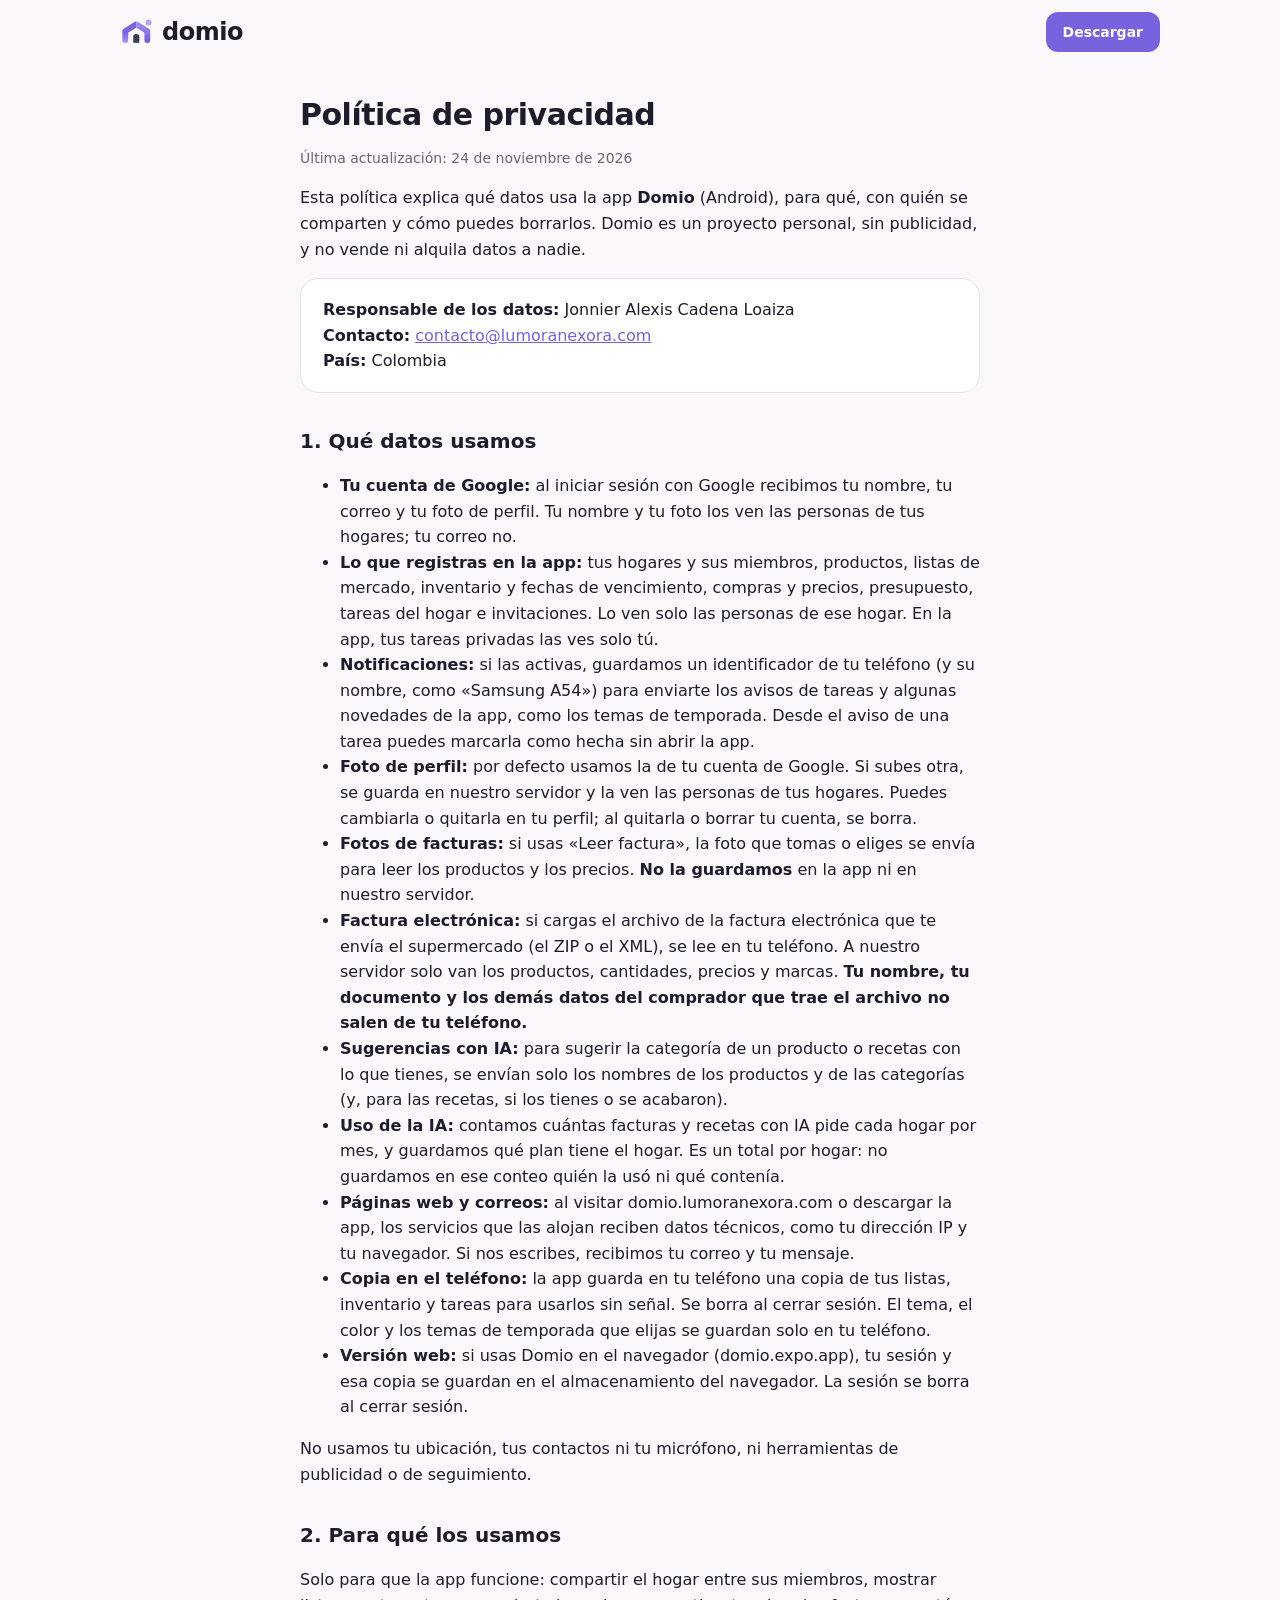
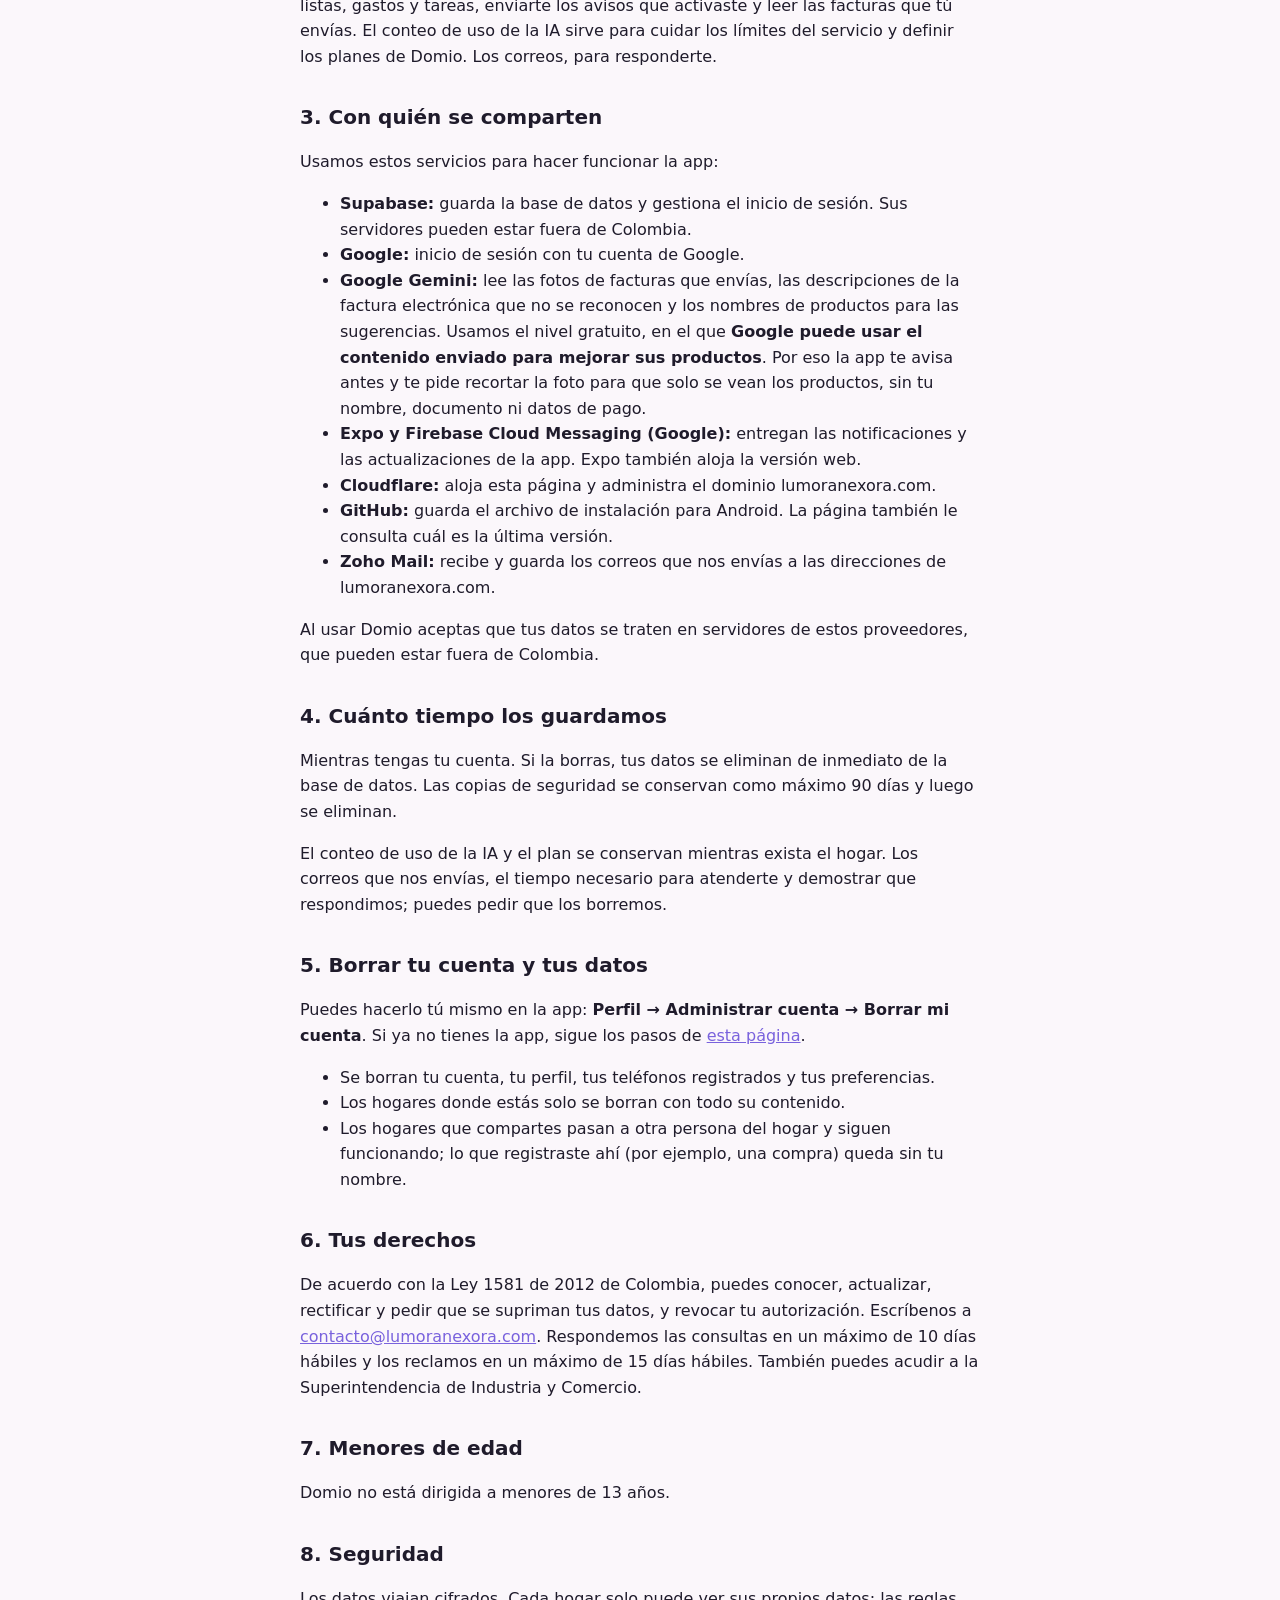
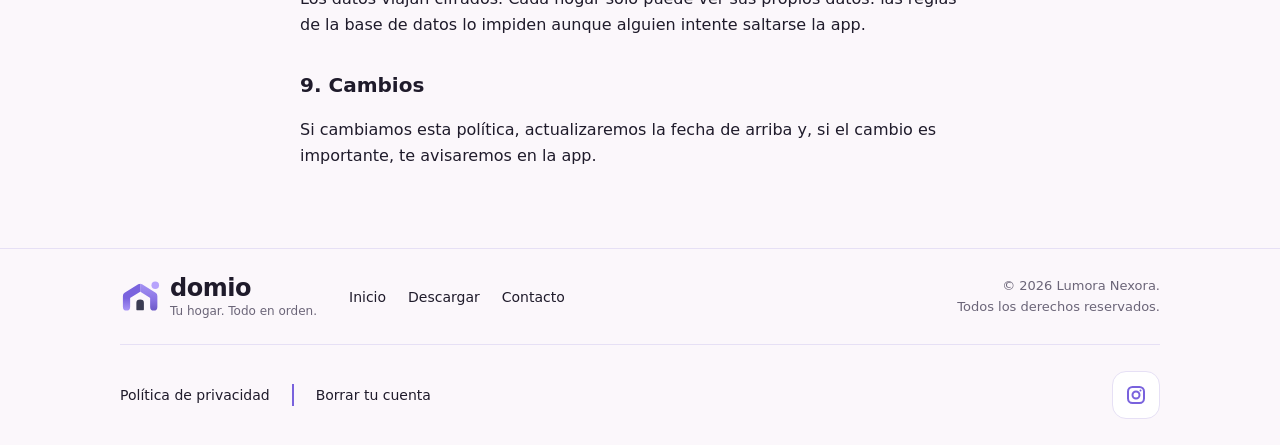
<file: privacidad/index.html>
<!doctype html>
<html lang="es">
  <head>
    <meta charset="utf-8" />
    <meta name="viewport" content="width=device-width, initial-scale=1" />
    <title>Política de privacidad · Domio</title>
    <link rel="icon" href="/logo.svg" type="image/svg+xml" />
    <link rel="stylesheet" href="/estilo.css" />
  </head>
  <body>
    <header class="topbar">
      <div class="wrap">
        <a class="brand" href="/"><img src="/logo.svg" alt="" />domio</a>
        <nav><a class="button small" href="/descargar/">Descargar</a></nav>
      </div>
    </header>

    <main class="doc">
      <h1>Política de privacidad</h1>
      <p class="muted">Última actualización: 24 de noviembre de 2026</p>

      <p>
        Esta política explica qué datos usa la app <strong>Domio</strong> (Android), para
        qué, con quién se comparten y cómo puedes borrarlos. Domio es un proyecto
        personal, sin publicidad, y no vende ni alquila datos a nadie.
      </p>

      <div class="card">
        <p>
          <strong>Responsable de los datos:</strong> Jonnier Alexis Cadena Loaiza<br />
          <strong>Contacto:</strong>
          <a href="mailto:contacto@lumoranexora.com">contacto@lumoranexora.com</a
          ><br />
          <strong>País:</strong> Colombia
        </p>
      </div>

      <h2>1. Qué datos usamos</h2>
      <ul>
        <li>
          <strong>Tu cuenta de Google:</strong> al iniciar sesión con Google recibimos tu
          nombre, tu correo y tu foto de perfil. Tu nombre y tu foto los ven las personas
          de tus hogares; tu correo no.
        </li>
        <li>
          <strong>Lo que registras en la app:</strong> tus hogares y sus miembros,
          productos, listas de mercado, inventario y fechas de vencimiento, compras y
          precios, presupuesto, tareas del hogar e invitaciones. Lo ven solo las personas
          de ese hogar. En la app, tus tareas privadas las ves solo tú.
        </li>
        <li>
          <strong>Notificaciones:</strong> si las activas, guardamos un identificador de
          tu teléfono (y su nombre, como «Samsung A54») para enviarte los avisos de
          tareas y algunas novedades de la app, como los temas de temporada. Desde el
          aviso de una tarea puedes marcarla como hecha sin abrir la app.
        </li>
        <li>
          <strong>Foto de perfil:</strong> por defecto usamos la de tu cuenta de Google. Si
          subes otra, se guarda en nuestro servidor y la ven las personas de tus hogares.
          Puedes cambiarla o quitarla en tu perfil; al quitarla o borrar tu cuenta, se borra.
        </li>
        <li>
          <strong>Fotos de facturas:</strong> si usas «Leer factura», la foto que tomas o
          eliges se envía para leer los productos y los precios.
          <strong>No la guardamos</strong> en la app ni en nuestro servidor.
        </li>
        <li>
          <strong>Factura electrónica:</strong> si cargas el archivo de la factura
          electrónica que te envía el supermercado (el ZIP o el XML), se lee en tu teléfono.
          A nuestro servidor solo van los productos, cantidades, precios y marcas.
          <strong>Tu nombre, tu documento y los demás datos del comprador que trae el
          archivo no salen de tu teléfono.</strong>
        </li>
        <li>
          <strong>Sugerencias con IA:</strong> para sugerir la categoría de un producto o
          recetas con lo que tienes, se envían solo los nombres de los productos y de las
          categorías (y, para las recetas, si los tienes o se acabaron).
        </li>
        <li>
          <strong>Uso de la IA:</strong> contamos cuántas facturas y recetas con IA pide cada
          hogar por mes, y guardamos qué plan tiene el hogar. Es un total por hogar: no
          guardamos en ese conteo quién la usó ni qué contenía.
        </li>
        <li>
          <strong>Páginas web y correos:</strong> al visitar domio.lumoranexora.com o
          descargar la app, los servicios que las alojan reciben datos técnicos, como tu
          dirección IP y tu navegador. Si nos escribes, recibimos tu correo y tu mensaje.
        </li>
        <li>
          <strong>Copia en el teléfono:</strong> la app guarda en tu teléfono una copia de
          tus listas, inventario y tareas para usarlos sin señal. Se borra al cerrar
          sesión. El tema, el color y los temas de temporada que elijas se guardan solo en
          tu teléfono.
        </li>
        <li>
          <strong>Versión web:</strong> si usas Domio en el navegador (domio.expo.app), tu
          sesión y esa copia se guardan en el almacenamiento del navegador. La sesión se
          borra al cerrar sesión.
        </li>
      </ul>
      <p>
        No usamos tu ubicación, tus contactos ni tu micrófono, ni herramientas de
        publicidad o de seguimiento.
      </p>

      <h2>2. Para qué los usamos</h2>
      <p>
        Solo para que la app funcione: compartir el hogar entre sus miembros, mostrar
        listas, gastos y tareas, enviarte los avisos que activaste y leer las facturas que
        tú envías. El conteo de uso de la IA sirve para cuidar los límites del servicio y
        definir los planes de Domio. Los correos, para responderte.
      </p>

      <h2>3. Con quién se comparten</h2>
      <p>Usamos estos servicios para hacer funcionar la app:</p>
      <ul>
        <li>
          <strong>Supabase:</strong> guarda la base de datos y gestiona el inicio de
          sesión. Sus servidores pueden estar fuera de Colombia.
        </li>
        <li><strong>Google:</strong> inicio de sesión con tu cuenta de Google.</li>
        <li>
          <strong>Google Gemini:</strong> lee las fotos de facturas que envías, las
          descripciones de la factura electrónica que no se reconocen y los nombres de
          productos para las sugerencias. Usamos el
          nivel gratuito, en el que
          <strong
            >Google puede usar el contenido enviado para mejorar sus productos</strong
          >. Por eso la app te avisa antes y te pide recortar la foto para que solo se
          vean los productos, sin tu nombre, documento ni datos de pago.
        </li>
        <li>
          <strong>Expo y Firebase Cloud Messaging (Google):</strong> entregan las
          notificaciones y las actualizaciones de la app. Expo también aloja la versión
          web.
        </li>
        <li>
          <strong>Cloudflare:</strong> aloja esta página y administra el dominio
          lumoranexora.com.
        </li>
        <li>
          <strong>GitHub:</strong> guarda el archivo de instalación para Android. La página
          también le consulta cuál es la última versión.
        </li>
        <li>
          <strong>Zoho Mail:</strong> recibe y guarda los correos que nos envías a las
          direcciones de lumoranexora.com.
        </li>
      </ul>
      <p>
        Al usar Domio aceptas que tus datos se traten en servidores de estos proveedores,
        que pueden estar fuera de Colombia.
      </p>

      <h2>4. Cuánto tiempo los guardamos</h2>
      <p>
        Mientras tengas tu cuenta. Si la borras, tus datos se eliminan de inmediato de la
        base de datos. Las copias de seguridad se conservan como máximo 90 días y luego se
        eliminan.
      </p>
      <p>
        El conteo de uso de la IA y el plan se conservan mientras exista el hogar. Los correos
        que nos envías, el tiempo necesario para atenderte y demostrar que respondimos;
        puedes pedir que los borremos.
      </p>

      <h2>5. Borrar tu cuenta y tus datos</h2>
      <p>
        Puedes hacerlo tú mismo en la app: <strong>Perfil → Administrar cuenta → Borrar mi
        cuenta</strong>. Si
        ya no tienes la app, sigue los pasos de <a href="/borrar-cuenta/">esta página</a>.
      </p>
      <ul>
        <li>
          Se borran tu cuenta, tu perfil, tus teléfonos registrados y tus preferencias.
        </li>
        <li>Los hogares donde estás solo se borran con todo su contenido.</li>
        <li>
          Los hogares que compartes pasan a otra persona del hogar y siguen funcionando;
          lo que registraste ahí (por ejemplo, una compra) queda sin tu nombre.
        </li>
      </ul>

      <h2>6. Tus derechos</h2>
      <p>
        De acuerdo con la Ley 1581 de 2012 de Colombia, puedes conocer, actualizar,
        rectificar y pedir que se supriman tus datos, y revocar tu autorización.
        Escríbenos a
        <a href="mailto:contacto@lumoranexora.com">contacto@lumoranexora.com</a>.
        Respondemos las consultas en un máximo de 10 días hábiles y los reclamos en un
        máximo de 15 días hábiles. También puedes acudir a la Superintendencia de
        Industria y Comercio.
      </p>

      <h2>7. Menores de edad</h2>
      <p>Domio no está dirigida a menores de 13 años.</p>

      <h2>8. Seguridad</h2>
      <p>
        Los datos viajan cifrados. Cada hogar solo puede ver sus propios datos: las reglas
        de la base de datos lo impiden aunque alguien intente saltarse la app.
      </p>

      <h2>9. Cambios</h2>
      <p>
        Si cambiamos esta política, actualizaremos la fecha de arriba y, si el cambio es
        importante, te avisaremos en la app.
      </p>

    </main>

    <footer class="site-footer">
      <div class="wrap">
        <div class="foot-row">
          <div class="foot-main">
            <a class="brand" href="/">
              <img src="/logo.svg" alt="" />
              <span>domio<small>Tu hogar. Todo en orden.</small></span>
            </a>
            <nav>
              <a href="/">Inicio</a>
              <a href="/descargar/">Descargar</a>
              <a href="mailto:contacto@lumoranexora.com">Contacto</a>
            </nav>
          </div>
          <p class="rights">© 2026 Lumora Nexora.<br />Todos los derechos reservados.</p>
        </div>
        <div class="foot-row">
          <nav class="legal">
            <a href="/privacidad/">Política de privacidad</a>
            <a href="/borrar-cuenta/">Borrar tu cuenta</a>
          </nav>
          <div class="social">
            <a href="https://www.instagram.com/lumora.nexora/" target="_blank"
              rel="noopener noreferrer" aria-label="Instagram de Lumora Nexora">
              <svg viewBox="0 0 24 24" fill="none" stroke="currentColor" stroke-width="2"
                stroke-linecap="round" stroke-linejoin="round" aria-hidden="true">
                <rect x="4" y="4" width="16" height="16" rx="4.5" />
                <circle cx="12" cy="12" r="3.5" /><path d="M16.5 7.5h.01" />
              </svg>
            </a>
          </div>
        </div>
      </div>
    </footer>
    <script src="/web.js"></script>
  </body>
</html>
</file>
<file: estilo.css>
/* Estilo de toda la web de Domio: los mismos colores de la app (src/theme/palettes.ts). */

:root {
  --bg: #fbf7fb;
  --surface: #ffffff;
  --text: #1f1b2b;
  --muted: #6b6578;
  --primary: #7962dd;
  --primary-strong: #5b46c4;
  --primary-text: #ffffff;
  --soft: #eee8fe;
  --soft-text: #4b3aa8;
  --tint: #f4effd;
  --border: #e6e0f5;
  --night: #241d4a;
  --shadow: 0 14px 40px rgba(91, 70, 196, 0.16);
  color-scheme: light;
}

@media (prefers-color-scheme: dark) {
  :root {
    --bg: #17151f;
    --surface: #221f2d;
    --text: #f2eff7;
    --muted: #a7a1b5;
    --primary: #8e78ea;
    --primary-strong: #a694f4;
    --primary-text: #ffffff;
    --soft: #2d2850;
    --soft-text: #cfc4ff;
    --tint: #1d1a2b;
    --border: #37344a;
    --night: #2d2560;
    --shadow: 0 14px 40px rgba(0, 0, 0, 0.35);
    color-scheme: dark;
  }
}

* {
  box-sizing: border-box;
}

html {
  scroll-behavior: smooth;
}

body {
  margin: 0;
  background: var(--bg);
  color: var(--text);
  font: 16px/1.6 system-ui, -apple-system, "Segoe UI", Roboto, sans-serif;
  -webkit-font-smoothing: antialiased;
}

a {
  color: var(--primary);
}

img,
svg {
  display: block;
}

.wrap {
  max-width: 1080px;
  margin: 0 auto;
  padding: 0 20px;
}

/* ---------- Barra de arriba ---------- */

.topbar {
  position: sticky;
  top: 0;
  z-index: 10;
  background: color-mix(in srgb, var(--bg) 86%, transparent);
  backdrop-filter: blur(12px);
  -webkit-backdrop-filter: blur(12px);
  border-bottom: 1px solid transparent;
  transition: border-color 0.2s;
}

.topbar.scrolled {
  border-bottom-color: var(--border);
}

.topbar .wrap {
  display: flex;
  align-items: center;
  justify-content: space-between;
  gap: 16px;
  height: 64px;
}

.brand {
  display: flex;
  align-items: center;
  gap: 8px;
  color: var(--text);
  text-decoration: none;
  font-size: 24px;
  font-weight: 800;
  letter-spacing: -0.5px;
}

.brand img {
  width: 34px;
  height: 34px;
}

.topbar nav {
  display: flex;
  align-items: center;
  gap: 22px;
}

.topbar nav a:not(.button) {
  color: var(--muted);
  text-decoration: none;
  font-size: 15px;
  font-weight: 600;
}

.topbar nav a:not(.button):hover {
  color: var(--text);
}

/* ---------- Botones ---------- */

.button {
  display: inline-flex;
  align-items: center;
  justify-content: center;
  gap: 8px;
  background: var(--primary);
  color: var(--primary-text);
  padding: 13px 22px;
  border-radius: 14px;
  border: 1.5px solid transparent;
  font-weight: 700;
  font-size: 16px;
  text-decoration: none;
  transition: transform 0.15s, background 0.15s, box-shadow 0.15s;
}

.button:hover {
  background: var(--primary-strong);
  transform: translateY(-1px);
}

.button svg {
  width: 20px;
  height: 20px;
  flex: none;
}

.button.big {
  padding: 16px 26px;
  font-size: 17px;
  border-radius: 16px;
  box-shadow: 0 10px 24px rgba(121, 98, 221, 0.32);
}

.button.small {
  padding: 8px 16px;
  font-size: 14px;
  border-radius: 12px;
}

.button.secondary {
  background: transparent;
  color: var(--primary);
  border-color: var(--primary);
}

.button.secondary:hover {
  background: var(--soft);
}

/* ---------- Páginas de texto (privacidad, borrar cuenta, invitar) ---------- */

main.doc {
  max-width: 720px;
  margin: 0 auto;
  padding: 32px 20px 64px;
}

h1 {
  font-size: 30px;
  line-height: 1.2;
  letter-spacing: -0.5px;
  margin: 0 0 8px;
}

h2 {
  font-size: 20px;
  margin: 32px 0 8px;
}

.muted {
  color: var(--muted);
  font-size: 14px;
}

.card {
  background: var(--surface);
  border: 1px solid var(--border);
  border-radius: 18px;
  padding: 18px 22px;
  margin: 16px 0;
}

.card > :first-child {
  margin-top: 0;
}

.card > :last-child {
  margin-bottom: 0;
}

.code {
  font: 700 28px/1.2 ui-monospace, "Cascadia Mono", Consolas, monospace;
  letter-spacing: 2px;
}

/* ---------- Pie ---------- */

.site-footer {
  border-top: 1px solid var(--border);
  color: var(--muted);
  font-size: 14px;
}

.foot-row {
  display: flex;
  flex-wrap: wrap;
  align-items: center;
  justify-content: space-between;
  gap: 20px;
  padding: 26px 0;
}

.foot-row + .foot-row {
  border-top: 1px solid var(--border);
}

.foot-main {
  display: flex;
  flex-wrap: wrap;
  align-items: center;
  gap: 18px 32px;
}

.site-footer .brand {
  font-size: 24px;
  line-height: 1.1;
}

.site-footer .brand img {
  width: 42px;
  height: 42px;
}

.site-footer .brand small {
  display: block;
  margin-top: 3px;
  color: var(--muted);
  font-size: 12px;
  font-weight: 500;
  letter-spacing: 0;
}

.site-footer nav {
  display: flex;
  flex-wrap: wrap;
  gap: 8px 22px;
}

.site-footer nav a {
  color: var(--text);
  font-weight: 500;
  text-decoration: none;
}

.site-footer nav a:hover {
  color: var(--primary);
}

.site-footer .legal a + a {
  border-left: 2px solid var(--primary);
  padding-left: 22px;
}

.site-footer .rights {
  margin: 0;
  font-size: 13px;
  text-align: right;
}

.social {
  display: flex;
  gap: 12px;
}

.social a {
  display: grid;
  place-items: center;
  width: 48px;
  height: 48px;
  border: 1px solid var(--border);
  border-radius: 14px;
  background: var(--surface);
  color: var(--primary);
  transition: transform 0.15s, border-color 0.15s;
}

.social a:hover {
  border-color: var(--primary);
  transform: translateY(-2px);
}

.social svg {
  width: 24px;
  height: 24px;
}

@media (max-width: 640px) {
  .foot-main,
  .foot-row {
    flex-direction: column;
    align-items: flex-start;
  }
  .site-footer .rights {
    text-align: left;
  }
}

/* ---------- Aparecer al bajar ---------- */

.reveal {
  opacity: 0;
  transform: translateY(18px);
  transition: opacity 0.6s ease, transform 0.6s ease;
}

.reveal.shown {
  opacity: 1;
  transform: none;
}

@media (max-width: 640px) {
  .topbar nav a:not(.button) {
    display: none;
  }
  h1 {
    font-size: 26px;
  }
}

@media (prefers-reduced-motion: reduce) {
  html {
    scroll-behavior: auto;
  }
  .reveal {
    opacity: 1;
    transform: none;
    transition: none;
  }
}
</file>
